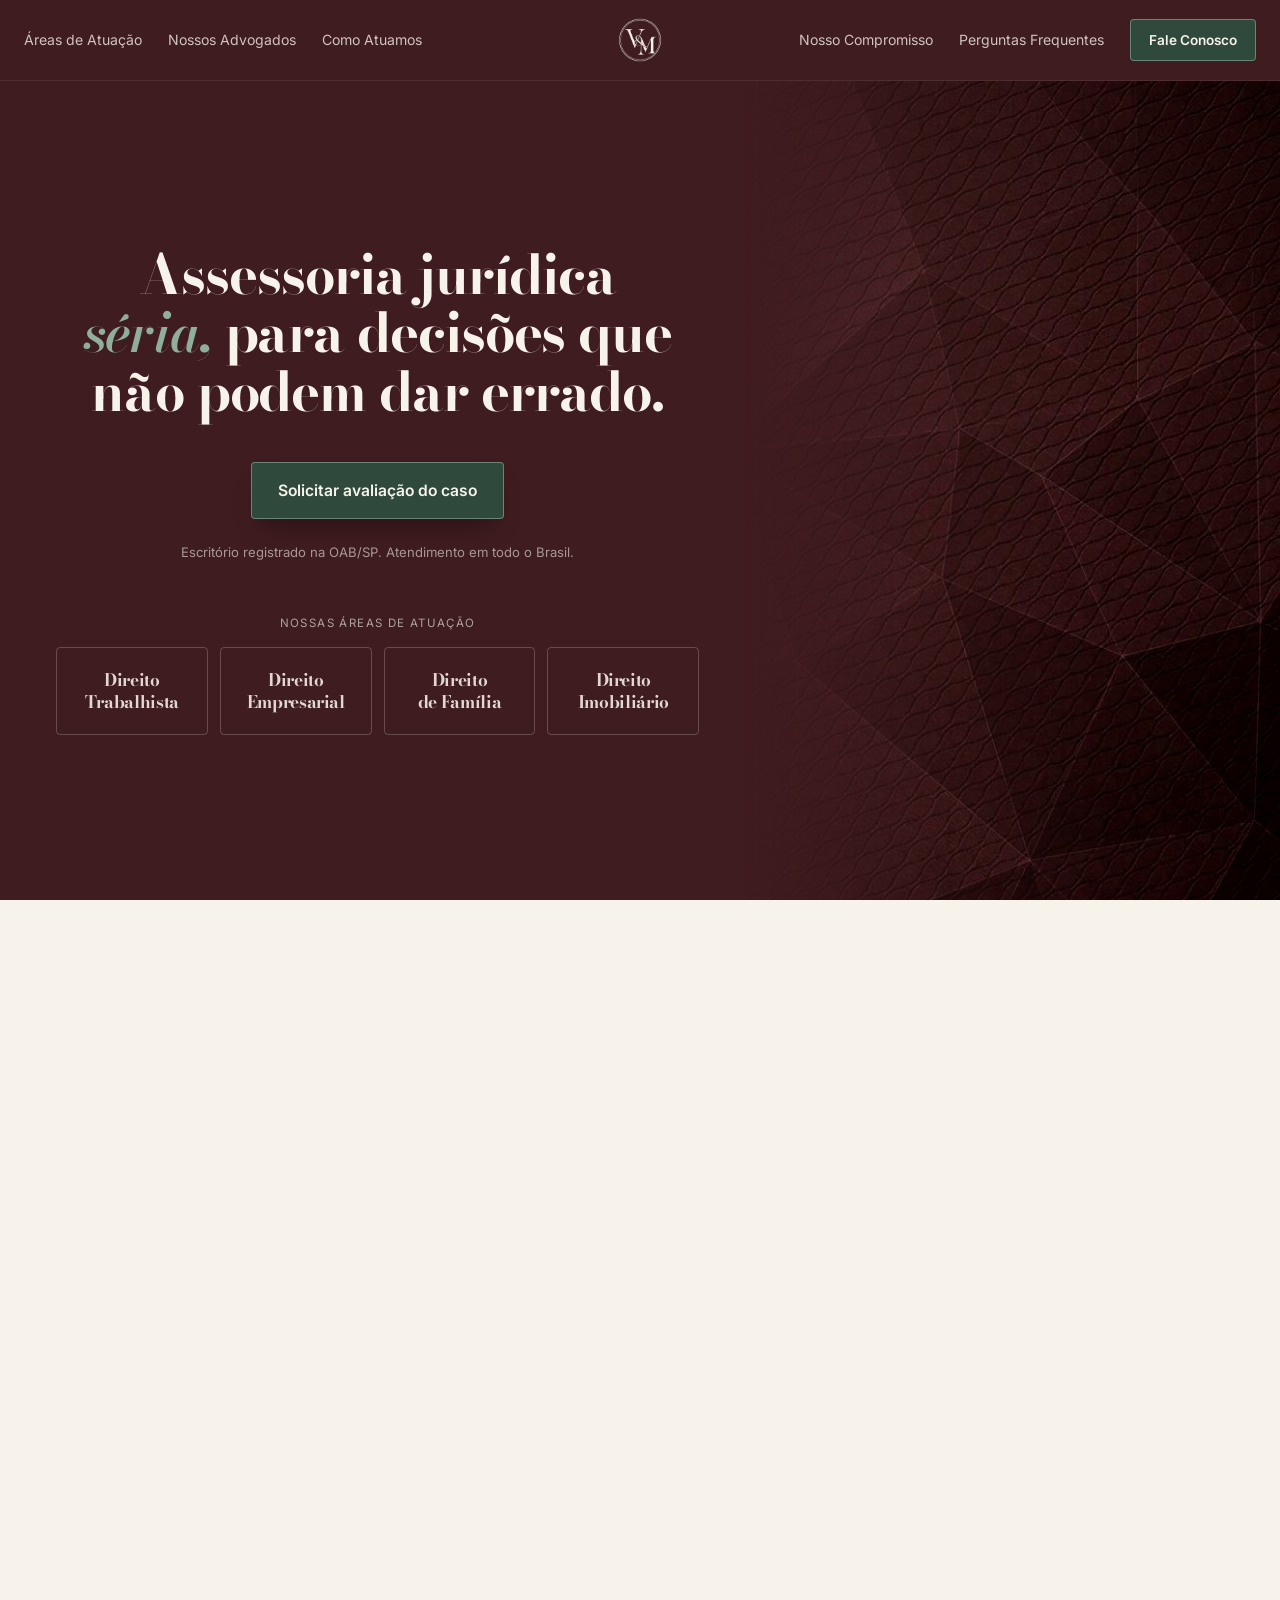
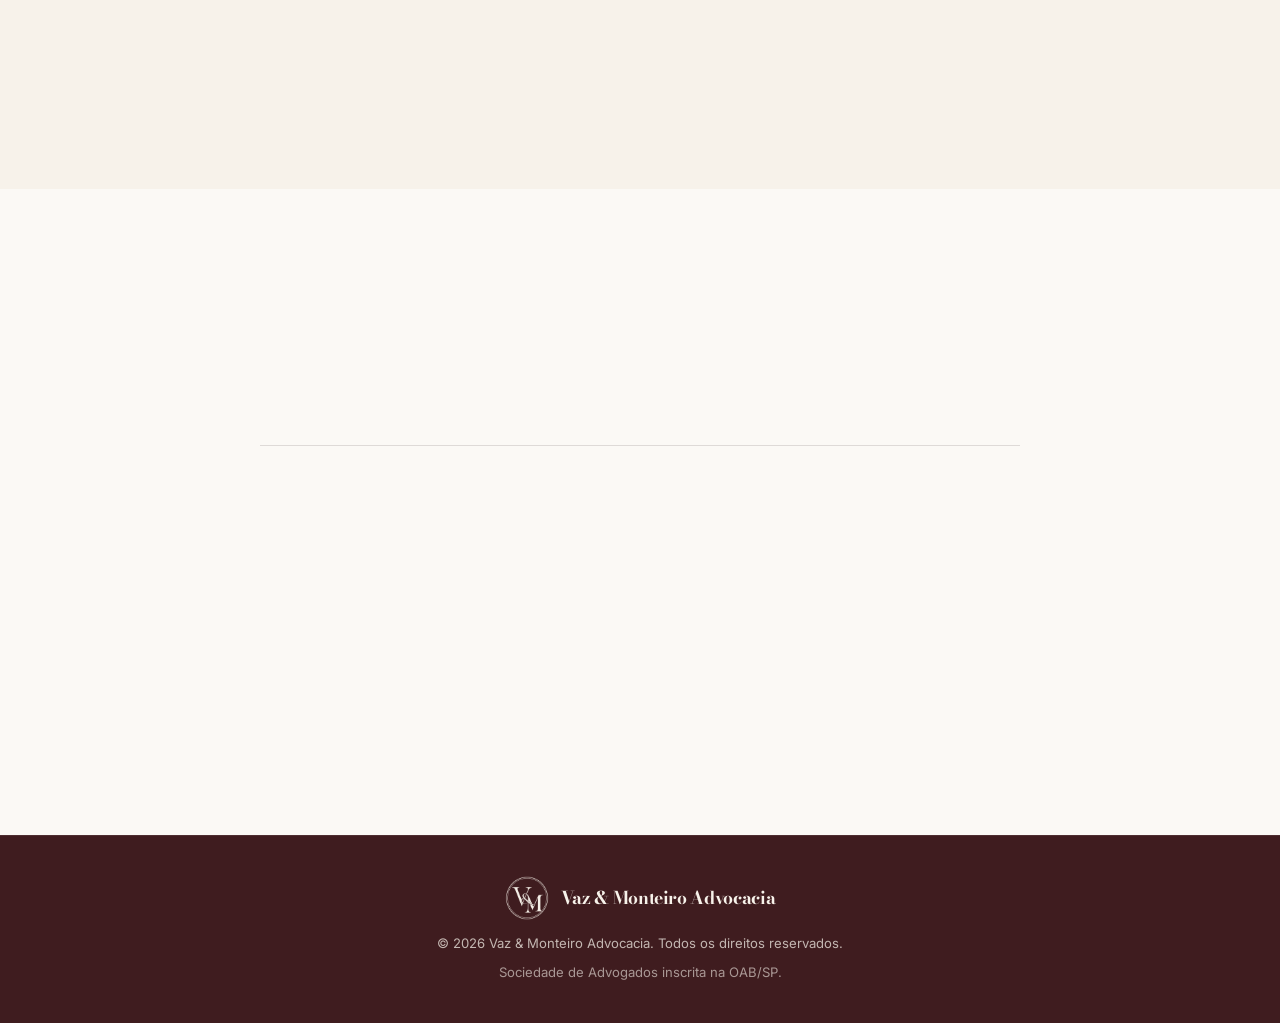
<file: index.html>
<!DOCTYPE html>
<html lang="pt-BR" class="no-js">
<head>
<meta charset="UTF-8">
<meta name="viewport" content="width=device-width, initial-scale=1.0">
<title>Vaz &amp; Monteiro Advocacia | Assessoria jurídica séria</title>
<meta name="description" content="Vaz &amp; Monteiro Advocacia: assessoria jurídica em Direito Trabalhista, Empresarial, de Família e Imobiliário. Honorários transparentes e resposta em até 24 horas.">
<meta name="author" content="Vaz &amp; Monteiro Advocacia">
<meta name="theme-color" content="#3F1C1F">

<meta property="og:type" content="website">
<meta property="og:locale" content="pt_BR">
<meta property="og:site_name" content="Vaz &amp; Monteiro Advocacia">
<meta property="og:title" content="Vaz &amp; Monteiro Advocacia">
<meta property="og:description" content="Assessoria jurídica séria, para decisões que não podem dar errado. Quatro áreas de atuação, um só compromisso.">
<meta property="og:image" content="/assets/img/og-image.png">
<meta property="og:image:width" content="1200">
<meta property="og:image:height" content="630">
<meta name="twitter:card" content="summary_large_image">
<meta name="twitter:title" content="Vaz &amp; Monteiro Advocacia">
<meta name="twitter:description" content="Assessoria jurídica séria, para decisões que não podem dar errado.">
<meta name="twitter:image" content="/assets/img/og-image.png">

<link rel="icon" href="/favicon.ico" sizes="any">
<link rel="icon" type="image/png" sizes="32x32" href="/assets/img/favicon-32.png">
<link rel="icon" type="image/png" sizes="16x16" href="/assets/img/favicon-16.png">
<link rel="apple-touch-icon" href="/assets/img/apple-touch-icon.png">

<link rel="preconnect" href="https://fonts.googleapis.com">
<link rel="preconnect" href="https://fonts.gstatic.com" crossorigin>
<link href="https://fonts.googleapis.com/css2?family=Bodoni+Moda:ital,wght@0,400;0,500;0,600;0,700;1,600&family=Inter:wght@400;500;600&display=swap" rel="stylesheet">
<link rel="stylesheet" href="/assets/css/styles.css">
<script>document.documentElement.className = document.documentElement.className.replace('no-js', 'js');</script>
</head>
<body>

<a class="skip-link" href="#conteudo">Ir para o conteúdo</a>

<div class="page">

  <nav id="topo" aria-label="Navegação principal">
    <button class="burger" id="burger" type="button" aria-label="Abrir menu" aria-expanded="false" aria-controls="navCollapse">
      <span></span><span></span><span></span>
    </button>

    <a class="brand" href="#inicio">
      <img class="brand-mark" src="/assets/img/logo-vm-light.png" alt="Vaz &amp; Monteiro Advocacia" width="44" height="44" decoding="async">
    </a>

    <div class="nav-collapse" id="navCollapse">
      <div class="nav-group nav-group-left">
        <div class="nav-links">
          <a href="#areas">Áreas de Atuação</a>
          <a href="#advogados">Nossos Advogados</a>
          <a href="#atuamos">Como Atuamos</a>
        </div>
      </div>
      <div class="nav-group nav-group-right">
        <div class="nav-links">
          <a href="#compromisso">Nosso Compromisso</a>
          <a href="#duvidas">Perguntas Frequentes</a>
        </div>
        <div class="nav-cta"><a href="#contato" class="nav-cta-btn">Fale Conosco</a></div>
      </div>
    </div>
  </nav>

  <main id="conteudo">

    <header class="hero" id="inicio">
      <div class="hero-texture" aria-hidden="true"></div>
      <div class="hero-inner">
        <h1>Assessoria jurídica <span class="accent">séria,</span> para decisões que não podem dar errado.</h1>
        <div class="hero-ctas">
          <a href="#contato" class="btn-primary">Solicitar avaliação do caso</a>
        </div>
        <p class="hero-trust">Escritório registrado na OAB/SP. Atendimento em todo o Brasil.</p>

        <div class="hero-areas">
          <p class="hero-areas-label">Nossas Áreas de Atuação</p>
          <ul class="hero-areas-grid">
            <li><a href="#areas">Direito Trabalhista</a></li>
            <li><a href="#areas">Direito Empresarial</a></li>
            <li><a href="#areas">Direito de&nbsp;Família</a></li>
            <li><a href="#areas">Direito Imobiliário</a></li>
          </ul>
        </div>
      </div>
    </header>

    <section id="areas" class="on-cream" aria-labelledby="areas-titulo">
      <div class="section-head sr">
        <p class="section-eyebrow">Áreas de Atuação</p>
        <h2 id="areas-titulo">Um <span class="accent-green">especialista</span> para cada tipo de causa.</h2>
      </div>
      <div class="areas-grid">
        <article class="area-card sr">
          <h3>Direito Trabalhista</h3>
          <p class="lawyer">Dr. Ricardo Vaz</p>
          <p>Rescisões, verbas não pagas, assédio moral e processos contra ex-empregadores. Defesa também de empresas em ações trabalhistas.</p>
        </article>
        <article class="area-card sr">
          <h3>Direito Empresarial</h3>
          <p class="lawyer">Dra. Beatriz Monteiro</p>
          <p>Contratos, sociedades, recuperação de crédito e assessoria jurídica contínua para pequenas e médias empresas.</p>
        </article>
        <article class="area-card sr">
          <h3>Direito de Família</h3>
          <p class="lawyer">Dra. Helena Costa</p>
          <p>Divórcios, partilha de bens, guarda e pensão alimentícia, conduzidos com discrição e atenção ao lado humano do processo.</p>
        </article>
        <article class="area-card sr">
          <h3>Direito Imobiliário</h3>
          <p class="lawyer">Dr. Thiago Alves</p>
          <p>Compra e venda de imóveis, regularização de documentação, contratos de locação e disputas possessórias.</p>
        </article>
      </div>
    </section>

    <section id="compromisso" class="on-white" aria-labelledby="compromisso-titulo">
      <div class="section-head sr">
        <p class="section-eyebrow">Nosso Compromisso</p>
        <h2 id="compromisso-titulo">O que garantimos a cada cliente, <span class="accent">sem exceção</span>.</h2>
      </div>
      <ul class="commit-grid">
        <li class="commit sr">
          <span class="mark" aria-hidden="true"></span>
          <div>
            <h3>Transparência de honorários</h3>
            <p>Valores e forma de cobrança definidos antes de qualquer trabalho começar, sem letras miúdas.</p>
          </div>
        </li>
        <li class="commit sr">
          <span class="mark" aria-hidden="true"></span>
          <div>
            <h3>Resposta em até 24 horas</h3>
            <p>Toda mensagem recebida é respondida dentro de um dia útil, mesmo que só para alinhar os próximos passos.</p>
          </div>
        </li>
        <li class="commit sr">
          <span class="mark" aria-hidden="true"></span>
          <div>
            <h3>Sigilo absoluto</h3>
            <p>Cada caso é tratado com o mesmo cuidado de confidencialidade, independente do porte ou valor da causa.</p>
          </div>
        </li>
        <li class="commit sr">
          <span class="mark" aria-hidden="true"></span>
          <div>
            <h3>Advogado responsável, não apenas atendente</h3>
            <p>Quem conversa com você sobre o caso é o mesmo advogado que vai conduzi-lo, do início ao fim.</p>
          </div>
        </li>
      </ul>
    </section>

    <section id="advogados" class="on-cream" aria-labelledby="advogados-titulo">
      <div class="section-head sr">
        <p class="section-eyebrow">Nossos Advogados</p>
        <h2 id="advogados-titulo">Quatro especialistas, <span class="accent">uma só equipe</span>.</h2>
      </div>
      <ul class="lawyers-grid">
        <li class="lawyer-row sr">
          <div>
            <p class="lawyer-name">Dr. Ricardo Vaz</p>
            <p class="lawyer-oab">OAB/SP 148.302 · Sócio-fundador</p>
          </div>
          <p class="lawyer-spec">Direito Trabalhista</p>
        </li>
        <li class="lawyer-row sr">
          <div>
            <p class="lawyer-name">Dra. Beatriz Monteiro</p>
            <p class="lawyer-oab">OAB/SP 152.719 · Sócia-fundadora</p>
          </div>
          <p class="lawyer-spec">Direito Empresarial</p>
        </li>
        <li class="lawyer-row sr">
          <div>
            <p class="lawyer-name">Dra. Helena Costa</p>
            <p class="lawyer-oab">OAB/SP 189.044 · Associada</p>
          </div>
          <p class="lawyer-spec">Direito de Família</p>
        </li>
        <li class="lawyer-row sr">
          <div>
            <p class="lawyer-name">Dr. Thiago Alves</p>
            <p class="lawyer-oab">OAB/SP 201.887 · Associado</p>
          </div>
          <p class="lawyer-spec">Direito Imobiliário</p>
        </li>
      </ul>
    </section>

    <section id="atuamos" class="on-white" aria-labelledby="atuamos-titulo">
      <div class="section-head sr">
        <p class="section-eyebrow">Como Atuamos</p>
        <h2 id="atuamos-titulo">Do primeiro contato à <span class="accent">resolução do caso</span>.</h2>
      </div>
      <ol class="steps">
        <li class="step sr">
          <div>
            <h3>Avaliação inicial</h3>
            <p>Você descreve o caso, e o advogado responsável pela área analisa a viabilidade antes de qualquer compromisso.</p>
          </div>
        </li>
        <li class="step sr">
          <div>
            <h3>Análise jurídica detalhada</h3>
            <p>Levantamento de documentos, prazos e precedentes aplicáveis ao seu caso específico.</p>
          </div>
        </li>
        <li class="step sr">
          <div>
            <h3>Estratégia definida em conjunto</h3>
            <p>Você entende as opções reais disponíveis, com prazos e custos claros, antes de decidir como seguir.</p>
          </div>
        </li>
        <li class="step sr">
          <div>
            <h3>Acompanhamento até o fim</h3>
            <p>Atualizações regulares sobre o andamento, sem precisar cobrar satisfação.</p>
          </div>
        </li>
      </ol>
    </section>

    <section id="contato" class="on-cream" aria-labelledby="contato-titulo">
      <div class="form-box sr">
        <p class="form-eyebrow">Fale Conosco</p>
        <h2 id="contato-titulo" class="serif">Solicite uma avaliação do seu caso.</h2>
        <p class="form-intro">Conte brevemente o que está acontecendo. Um advogado da área correspondente entra em contato.</p>
        <p class="form-success" id="formSuccess" role="status" tabindex="-1">Mensagem pronta. Confirme o envio no WhatsApp que abriu.</p>
        <form class="qform" id="qform" novalidate>
          <div class="field">
            <label for="nome">Seu nome</label>
            <input type="text" id="nome" name="nome" placeholder="Nome completo" autocomplete="name" required>
            <p class="field-error" id="erro-nome" hidden>Informe o seu nome para seguirmos.</p>
          </div>
          <div class="field">
            <label for="area">Área do direito</label>
            <div class="select-wrap">
              <select id="area" name="area" required>
                <option value="" disabled selected>Selecione a área</option>
                <option>Direito Trabalhista</option>
                <option>Direito Empresarial</option>
                <option>Direito de Família</option>
                <option>Direito Imobiliário</option>
                <option>Outra área</option>
              </select>
            </div>
            <p class="field-error" id="erro-area" hidden>Selecione a área do seu caso.</p>
          </div>
          <div class="field">
            <label for="descricao">Breve descrição do caso</label>
            <textarea id="descricao" name="descricao" rows="4" placeholder="Conte o que está acontecendo, em poucas linhas" required></textarea>
            <p class="field-error" id="erro-descricao" hidden>Escreva algumas linhas sobre o caso.</p>
          </div>
          <button type="submit">Solicitar avaliação do caso</button>
        </form>
        <p class="form-note">Sigilo garantido. A conversa inicial não gera nenhum custo.</p>
      </div>
    </section>

    <section id="duvidas" class="on-white" aria-labelledby="duvidas-titulo">
      <div class="section-head sr">
        <p class="section-eyebrow">Perguntas Frequentes</p>
        <h2 id="duvidas-titulo">Antes de solicitar sua avaliação.</h2>
      </div>
      <div class="faq-list">
        <details class="sr" name="faq">
          <summary>A primeira conversa tem algum custo?</summary>
          <p>Não. A avaliação inicial do caso é gratuita e serve para entender se e como podemos ajudar.</p>
        </details>
        <details class="sr" name="faq">
          <summary>Como funciona a cobrança de honorários?</summary>
          <p>Varia por área e complexidade do caso, e é sempre apresentada por escrito antes de qualquer contrato ser assinado.</p>
        </details>
        <details class="sr" name="faq">
          <summary>Vocês atendem casos fora de São Paulo?</summary>
          <p>Sim, atendemos clientes de todo o Brasil, com reuniões por vídeo quando necessário.</p>
        </details>
        <details class="sr" name="faq">
          <summary>Quanto tempo leva para receber um retorno?</summary>
          <p>Até 24 horas úteis após o envio da sua mensagem.</p>
        </details>
        <details class="sr" name="faq">
          <summary>Meu caso é sigiloso?</summary>
          <p>Sim. Sigilo profissional é obrigação ética da advocacia, e tratamos cada caso com essa seriedade desde o primeiro contato.</p>
        </details>
      </div>
    </section>

  </main>

  <footer>
    <div class="brand">
      <img class="brand-mark" src="/assets/img/logo-vm-light.png" alt="" width="44" height="44" loading="lazy" decoding="async">
      <span>Vaz &amp; Monteiro Advocacia</span>
    </div>
    <p>© <span id="ano">2026</span> Vaz &amp; Monteiro Advocacia. Todos os direitos reservados.</p>
    <p class="oab">Sociedade de Advogados inscrita na OAB/SP.</p>
  </footer>

</div>

<script src="/assets/js/main.js" defer></script>
<script type="application/ld+json">
{
  "@context": "https://schema.org",
  "@type": "LegalService",
  "name": "Vaz & Monteiro Advocacia",
  "description": "Sociedade de advogados com atuação em Direito Trabalhista, Empresarial, de Família e Imobiliário.",
  "areaServed": "BR",
  "knowsLanguage": "pt-BR",
  "logo": "/assets/img/logo-vm.png"
}
</script>

</body>
</html>
</file>
<file: assets/css/styles.css>
/* ==========================================================================
   Vaz & Monteiro Advocacia
   Folha de estilo única, mobile-first, com container queries no wrapper .page
   --------------------------------------------------------------------------
   1. Tokens              6. Hero                11. Como atuamos
   2. Reset e base        7. Seções (comum)      12. Formulário
   3. Acessibilidade      8. Áreas de atuação    13. Perguntas frequentes
   4. Scroll reveal       9. Nosso compromisso   14. Rodapé
   5. Navegação          10. Nossos advogados    15. Menos movimento
   ========================================================================== */

/* --------------------------------------------------------------------------
   1. Tokens
   -------------------------------------------------------------------------- */
:root{
  --wine:#5C2A2E;
  --wine-dark:#3F1C1F;
  --green:#2F4A3C;
  --green-light:#8FAE9C;
  --cream:#F7F2EA;
  --white:#FBF9F5;
  --ink:#2A211D;
  --muted:#6E6058;
  --font-serif:'Bodoni Moda','Times New Roman',serif;
  --font-sans:'Inter',system-ui,-apple-system,'Segoe UI',sans-serif;
  --border:rgba(42,33,29,0.14);
  --hover-tint:rgba(42,33,29,0.035);
  --nav-h:81px;   /* 18 + 44 + 18 + 1 de borda, sem texto que possa quebrar */
}

/* --------------------------------------------------------------------------
   2. Reset e base
   -------------------------------------------------------------------------- */
*{box-sizing:border-box;margin:0;padding:0;}
html{scroll-behavior:smooth;-webkit-text-size-adjust:100%;}
body{
  font-family:var(--font-sans);
  color:var(--ink);
  background:var(--cream);
  line-height:1.5;
  -webkit-font-smoothing:antialiased;
}
h1,h2,h3,.serif{font-family:var(--font-serif);font-weight:700;letter-spacing:-0.02em;text-wrap:balance;}
p{text-wrap:pretty;}
a{color:inherit;text-decoration:none;}
img{display:block;max-width:100%;height:auto;}
button{font-family:inherit;cursor:pointer;border:none;background:none;color:inherit;}
ul,ol{list-style:none;}

/* --------------------------------------------------------------------------
   3. Acessibilidade
   -------------------------------------------------------------------------- */
:focus-visible{outline:2px solid var(--green);outline-offset:3px;border-radius:2px;}
nav :focus-visible,
.hero :focus-visible,
.form-box :focus-visible,
footer :focus-visible{outline-color:var(--green-light);}

.skip-link{
  position:absolute;left:16px;top:-120px;z-index:100;
  background:var(--cream);color:var(--wine-dark);
  padding:12px 18px;border-radius:4px;
  font-size:0.9rem;font-weight:600;
  box-shadow:0 12px 26px -12px rgba(0,0,0,0.45);
  transition:top .2s ease;
}
.skip-link:focus{top:14px;}

/* --------------------------------------------------------------------------
   4. Scroll reveal, item por item
   Cada item é observado individualmente pelo IntersectionObserver e recebe
   um atraso próprio, para a lista entrar em cascata e não em bloco.
   -------------------------------------------------------------------------- */
.page{container-type:inline-size;container-name:page;}

.js .sr{opacity:0;translate:0 18px;transition:opacity .6s ease, translate .6s ease;}
.js .sr.is-visible{opacity:1;translate:0 0;}

.areas-grid .area-card:nth-child(1),
.commit-grid .commit:nth-child(1),
.lawyers-grid .lawyer-row:nth-child(1),
.steps .step:nth-child(1),
.faq-list details:nth-child(1){transition-delay:0s;}

.areas-grid .area-card:nth-child(2),
.commit-grid .commit:nth-child(2),
.lawyers-grid .lawyer-row:nth-child(2),
.steps .step:nth-child(2),
.faq-list details:nth-child(2){transition-delay:.1s;}

.areas-grid .area-card:nth-child(3),
.commit-grid .commit:nth-child(3),
.lawyers-grid .lawyer-row:nth-child(3),
.steps .step:nth-child(3),
.faq-list details:nth-child(3){transition-delay:.2s;}

.areas-grid .area-card:nth-child(4),
.commit-grid .commit:nth-child(4),
.lawyers-grid .lawyer-row:nth-child(4),
.steps .step:nth-child(4),
.faq-list details:nth-child(4){transition-delay:.3s;}

.faq-list details:nth-child(5){transition-delay:.4s;}

/* o atraso vale só na entrada: ao sair da tela o item some sem espera */
.js .sr:not(.is-visible){transition-delay:0s;}

/* --------------------------------------------------------------------------
   5. Navegação
   -------------------------------------------------------------------------- */
nav{
  display:grid;grid-template-columns:1fr auto 1fr;align-items:center;gap:16px;
  padding:18px 24px;
  background:var(--wine-dark);
  border-bottom:1px solid rgba(255,255,255,0.08);
  position:sticky;top:0;z-index:50;
}
/* hambúrguer à esquerda, monograma exatamente ao centro da barra */
nav .burger{grid-row:1;grid-column:1;justify-self:start;}
nav .brand{grid-row:1;grid-column:2;justify-self:center;}
.brand{
  display:flex;align-items:center;gap:12px;
  font-family:var(--font-serif);font-weight:700;letter-spacing:-0.02em;font-size:1.18rem;
  color:var(--cream);
  transition:opacity .2s ease;
}
nav .brand:hover{opacity:0.82;}
.brand-mark{width:44px;height:44px;flex-shrink:0;}
nav .brand,nav .burger{position:relative;z-index:2;}

/* véu sobre a página enquanto o menu mobile está aberto */
nav::after{
  content:"";
  position:absolute;top:100%;left:0;right:0;height:100vh;z-index:1;
  background:rgba(18,7,9,0.5);
  opacity:0;visibility:hidden;
  transition:opacity .3s ease, visibility 0s linear .3s;
}
nav:has(.nav-collapse.is-open)::after{
  opacity:1;visibility:visible;
  transition:opacity .3s ease, visibility 0s;
}

.nav-collapse{
  position:absolute;top:100%;left:0;right:0;
  background:var(--wine-dark);
  border-bottom:1px solid rgba(255,255,255,0.08);
  box-shadow:0 22px 34px -24px rgba(0,0,0,0.8);
  padding:0 24px;
  z-index:2;
  max-height:0;opacity:0;visibility:hidden;overflow:hidden;
  transition:max-height .34s ease, opacity .24s ease, padding .34s ease, visibility 0s linear .34s;
}
.nav-collapse.is-open{
  max-height:min(76vh,460px);opacity:1;visibility:visible;overflow-y:auto;
  padding:6px 24px 22px;
  transition:max-height .34s ease, opacity .24s ease, padding .34s ease, visibility 0s;
}
.nav-links{display:flex;flex-direction:column;font-size:0.95rem;color:rgba(247,242,234,0.78);}
.nav-links a{position:relative;align-self:flex-start;padding:13px 0 12px;transition:color .2s ease;}
.nav-links a::after{
  content:"";position:absolute;left:0;bottom:8px;
  width:0;height:1px;background:var(--cream);
  transition:width .25s ease;
}
.nav-links a:hover,.nav-links a:focus-visible{color:var(--cream);}
.nav-links a:hover::after{width:100%;}
.nav-group-right{margin-top:0;}
.nav-cta{margin-top:14px;}
.nav-cta-btn{
  display:block;text-align:center;
  background:var(--green);color:var(--cream);
  border:1px solid rgba(143,174,156,0.6);
  padding:13px 18px;border-radius:4px;
  font-size:0.9rem;font-weight:600;
  transition:opacity .2s ease, transform .2s ease;
}
.nav-cta-btn:hover{opacity:0.88;transform:translateY(-1px);}

.burger{
  display:flex;flex-direction:column;align-items:center;justify-content:center;gap:5px;
  width:44px;height:44px;flex-shrink:0;border-radius:4px;
}
.burger span{
  width:22px;height:2px;background:var(--cream);display:block;border-radius:2px;
  transition:transform .28s ease, opacity .2s ease;
}
.burger[aria-expanded="true"] span:nth-child(1){transform:translateY(7px) rotate(45deg);}
.burger[aria-expanded="true"] span:nth-child(2){opacity:0;}
.burger[aria-expanded="true"] span:nth-child(3){transform:translateY(-7px) rotate(-45deg);}

@container page (min-width:1100px){
  /* o painel deixa de existir como caixa: os dois grupos viram itens da grade */
  .nav-collapse{
    display:contents;position:static;
    background:none;border:none;box-shadow:none;padding:0;
    max-height:none;opacity:1;visibility:visible;overflow:visible;transition:none;
  }
  .nav-group-left{grid-row:1;grid-column:1;justify-self:start;}
  .nav-group-right{grid-row:1;grid-column:3;justify-self:end;display:flex;align-items:center;gap:26px;}
  .nav-links{flex-direction:row;gap:26px;font-size:0.88rem;}
  .nav-links a{padding:2px 0;align-self:auto;}
  .nav-links a::after{bottom:0;}
  .nav-cta{margin-top:0;}
  .nav-cta-btn{padding:10px 18px;font-size:0.85rem;}
  .burger{display:none;}
  nav::after{display:none;}
}

/* --------------------------------------------------------------------------
   6. Hero
   -------------------------------------------------------------------------- */
.hero{
  position:relative;
  overflow:hidden;
  display:flex;align-items:center;justify-content:center;
  /* a barra fica no fluxo, então o hero ocupa o resto da tela: a seção
     seguinte nunca aparece por baixo na carga inicial */
  min-height:calc(100vh - var(--nav-h));
  min-height:calc(100dvh - var(--nav-h));
  background:var(--wine-dark);
  padding:44px 22px;
  color:var(--cream);
  text-align:center;
}

/* Textura decorativa. Mobile: faixa na parte de baixo, com o mask apagando a
   borda de cima, então a fusão com o fundo sólido é um degradê, nunca uma
   linha dura. O topo da imagem tem a mesma luminância do fundo (#3F1C1F),
   por isso o background-position fica sempre no topo. */
.hero-texture{
  position:absolute;
  left:0;right:0;bottom:0;
  height:85%;
  z-index:0;
  background-image:url('/assets/img/hero-texture.jpg');
  background-size:cover;
  background-position:top center;
  background-repeat:no-repeat;
  filter:brightness(1.22) contrast(1.16) saturate(1.05);
  -webkit-mask-image:linear-gradient(to bottom,
    transparent 0%,
    transparent 36%,
    rgba(0,0,0,0.45) 42%,
    rgba(0,0,0,0.75) 60%,
    rgba(0,0,0,0.93) 82%,
    #000 100%);
  mask-image:linear-gradient(to bottom,
    transparent 0%,
    transparent 36%,
    rgba(0,0,0,0.45) 42%,
    rgba(0,0,0,0.75) 60%,
    rgba(0,0,0,0.93) 82%,
    #000 100%);
  pointer-events:none;
}

.hero-inner{position:relative;z-index:1;width:100%;max-width:640px;margin:0 auto;}
.hero h1{font-size:2.45rem;line-height:1.1;font-weight:700;}
.hero .accent{color:var(--green-light);font-style:italic;font-weight:600;}
.hero-ctas{margin-top:36px;display:flex;flex-direction:column;gap:14px;align-items:center;}
.hero-ctas > a{width:100%;max-width:340px;}
.btn-primary{
  display:block;text-align:center;
  background:var(--green);color:var(--cream);
  border:1px solid rgba(143,174,156,0.6);
  padding:14px 24px;border-radius:4px;
  font-size:0.95rem;font-weight:600;
  box-shadow:0 14px 28px -12px rgba(0,0,0,0.45);
  transition:opacity .2s ease, transform .2s ease, box-shadow .2s ease;
}
.btn-primary:hover{opacity:0.92;transform:translateY(-2px);box-shadow:0 18px 32px -12px rgba(0,0,0,0.55);}
.btn-secondary{
  display:block;text-align:center;
  border:1.5px solid rgba(247,242,234,0.4);color:var(--cream);
  padding:14px 24px;border-radius:4px;
  font-size:0.95rem;font-weight:500;
  transition:border-color .2s ease, background .2s ease, transform .2s ease;
}
.btn-secondary:hover{border-color:var(--cream);background:rgba(247,242,234,0.08);transform:translateY(-2px);}
.hero-trust{margin-top:18px;font-size:0.78rem;line-height:1.5;color:rgba(247,242,234,0.58);}

.hero-areas{
  margin-top:44px;
}
.hero-areas-label{
  font-size:0.7rem;letter-spacing:0.12em;text-transform:uppercase;
  color:rgba(247,242,234,0.62);
  margin-bottom:16px;
}
.hero-areas-grid{
  display:grid;grid-template-columns:repeat(2,1fr);
  align-items:stretch;
  gap:12px;
}
.hero-areas-grid li{display:flex;}
/* cartão de altura fixa com o texto centrado nos dois eixos: é o que mantém
   os quatro alinhados mesmo quando um nome quebra em duas linhas e outro não */
.hero-areas-grid a{
  position:relative;
  display:flex;align-items:center;justify-content:center;
  width:100%;min-height:88px;
  padding:14px 10px;
  border:1px solid rgba(247,242,234,0.22);
  border-radius:4px;
  font-family:var(--font-serif);
  font-size:1.14rem;font-weight:700;letter-spacing:-0.02em;line-height:1.28;
  color:rgba(247,242,234,0.88);
  transition:color .25s ease, border-color .25s ease, background-color .25s ease;
}
/* marca decorativa no topo, escondida até o hover */
.hero-areas-grid a::before{
  content:"";
  position:absolute;top:-1px;left:50%;
  width:26px;height:2px;margin-left:-13px;
  background:var(--green-light);
  opacity:0;
  transition:opacity .3s ease;
}
.hero-areas-grid a:hover,.hero-areas-grid a:focus-visible{
  color:var(--cream);
  border-color:var(--green-light);
  background-color:rgba(247,242,234,0.04);
}
.hero-areas-grid a:hover::before,.hero-areas-grid a:focus-visible::before{opacity:1;}

/* --------------------------------------------------------------------------
   7. Estrutura comum das seções
   -------------------------------------------------------------------------- */
section{padding:60px 24px;scroll-margin-top:calc(var(--nav-h) + 6px);}
.section-head{max-width:34ch;margin:0 auto 40px;text-align:center;}
.section-eyebrow{
  font-size:0.78rem;letter-spacing:0.08em;text-transform:uppercase;
  color:var(--muted);margin-bottom:12px;
}
.section-head h2{font-size:1.9rem;font-weight:700;line-height:1.25;color:var(--ink);}
.section-head h2 .accent{color:var(--wine);}
.section-head h2 .accent-green{color:var(--green);}
.on-white{background:var(--white);}
.on-cream{background:var(--cream);}

@container page (min-width:900px){
  section{padding:84px 56px;}
  .section-head{max-width:52ch;margin-bottom:48px;}
  .section-head h2{font-size:2.35rem;}
  /* o texto recua para a esquerda para abrir espaço ao painel de textura */
  .hero{padding:96px calc(56px + 41%) 96px 56px;}
  /* 700px é o mínimo para os quatro itens da faixa caberem em uma linha
     com o corpo novo; o título continua quebrando em 3 linhas */
  .hero-inner{max-width:700px;}
  .hero h1{font-size:3.4rem;line-height:1.08;}
    .hero-ctas{margin-top:40px;}
  .btn-primary{padding:16px 26px;font-size:0.98rem;}
  .hero-trust{margin-top:24px;font-size:0.82rem;}
  .hero-areas{margin-top:52px;}
  .hero-areas-label{font-size:0.72rem;margin-bottom:15px;}
  .hero-areas-grid a{font-size:1.08rem;padding:14px 12px;}
  .hero-ctas{flex-direction:row;justify-content:center;gap:16px;}
  .hero-ctas > a{width:auto;}
  .hero-areas-grid{grid-template-columns:repeat(4,1fr);gap:12px;}
  .hero-areas{margin-top:52px;}

  /* painel lateral: nítido na borda direita, apagando antes de chegar ao texto */
  .hero-texture{
    top:0;bottom:0;right:0;left:auto;
    width:58%;height:auto;
    background-position:top right;
    -webkit-mask-image:linear-gradient(to left,
      #000 0%,
      rgba(0,0,0,0.95) 22%,
      rgba(0,0,0,0.68) 45%,
      rgba(0,0,0,0.2) 62%,
      transparent 72%);
    mask-image:linear-gradient(to left,
      #000 0%,
      rgba(0,0,0,0.95) 22%,
      rgba(0,0,0,0.68) 45%,
      rgba(0,0,0,0.2) 62%,
      transparent 72%);
  }
}

/* --------------------------------------------------------------------------
   8. Áreas de atuação
   -------------------------------------------------------------------------- */
.areas-grid{display:flex;flex-direction:column;gap:18px;max-width:1000px;margin:0 auto;}
.area-card{
  background:var(--white);
  border:1px solid var(--border);
  border-top:3px solid transparent;
  border-radius:6px;padding:26px;
  transition:border-top-color .25s ease, transform .25s ease, box-shadow .25s ease;
}
.js .area-card{
  transition:opacity .6s ease, translate .45s ease,
             transform .25s ease, border-top-color .3s ease, box-shadow .3s ease;
}
.area-card.is-visible,.area-card:hover{border-top-color:var(--wine);}
.area-card:hover{transform:translateY(-3px);box-shadow:0 18px 34px -18px rgba(42,33,29,0.28);}
.area-card h3{font-size:1.3rem;font-weight:700;line-height:1.25;margin-bottom:6px;}
.area-card .lawyer{font-size:0.85rem;color:var(--wine);font-weight:600;margin-bottom:10px;}
.area-card p{font-size:0.93rem;color:var(--muted);line-height:1.55;}

@container page (min-width:820px){
  .areas-grid{flex-direction:row;flex-wrap:wrap;}
  .area-card{flex:1 1 calc(50% - 18px);}
}

/* --------------------------------------------------------------------------
   9. Nosso compromisso
   -------------------------------------------------------------------------- */
.commit-grid{display:flex;flex-direction:column;max-width:900px;margin:0 auto;}
.commit{
  display:flex;gap:18px;
  padding:24px 4px;
  border-top:1px solid var(--border);
  transition:background .22s ease, padding-left .22s ease;
}
.js .commit{
  transition:opacity .6s ease, translate .5s ease,
             background .22s ease, padding-left .22s ease;
}
.commit:last-child{border-bottom:1px solid var(--border);}
.commit.is-visible{background:rgba(42,33,29,0.022);}
.commit:hover{background:rgba(42,33,29,0.055);padding-left:14px;}
.commit .mark{width:7px;height:7px;border-radius:50%;background:var(--wine);margin-top:9px;flex-shrink:0;}
.commit h3{font-size:1.18rem;font-weight:700;line-height:1.3;margin-bottom:5px;}
.commit p{font-size:0.92rem;color:var(--muted);line-height:1.55;max-width:52ch;}

/* --------------------------------------------------------------------------
   10. Nossos advogados
   -------------------------------------------------------------------------- */
.lawyers-grid{display:flex;flex-direction:column;max-width:380px;margin:0 auto;}
.lawyer-row{
  /* texto alinhado à esquerda dentro de uma coluna fixa; a coluna é que
     fica centralizada, então os quatro nomes começam no mesmo x */
  display:block;
  text-align:left;
  padding:24px 6px;
  border-top:1px solid var(--border);
  transition:background .22s ease;
}
.js .lawyer-row{
  transition:opacity .6s ease, translate .5s ease, background .22s ease;
}
.lawyer-row:last-child{border-bottom:1px solid var(--border);}
.lawyer-row:hover{background:var(--hover-tint);}
.lawyer-name{font-family:var(--font-serif);font-size:1.3rem;font-weight:700;letter-spacing:-0.02em;line-height:1.25;}
.lawyer-oab{font-size:0.78rem;color:var(--muted);margin-top:4px;}
.lawyer-spec{font-size:0.88rem;color:var(--wine);font-weight:600;margin-top:8px;}

/* --------------------------------------------------------------------------
   11. Como atuamos
   -------------------------------------------------------------------------- */
.steps{display:flex;flex-direction:column;max-width:900px;margin:0 auto;}
.step{
  display:block;
  padding:24px 14px;
  border-top:1px solid var(--border);
  transition:background .22s ease, padding-left .22s ease;
}
.js .step{
  transition:opacity .6s ease, translate .5s ease,
             background .22s ease, padding-left .22s ease;
}
.step:last-child{border-bottom:1px solid var(--border);}
/* listras fixas: a separação entre as etapas não depende de hover nem de
   scroll, está sempre visível */
.steps .step:nth-child(odd){background-color:rgba(42,33,29,0.03);}
/* o hover soma uma camada por cima, então rende o mesmo realce nas duas
   listras, a clara e a escura */
.step:hover{
  background-image:linear-gradient(rgba(42,33,29,0.03),rgba(42,33,29,0.03));
  padding-left:20px;
}
.step h3{font-size:1.18rem;font-weight:700;line-height:1.3;margin-bottom:5px;}
.step p{font-size:0.92rem;color:var(--muted);line-height:1.55;max-width:50ch;}

/* --------------------------------------------------------------------------
   12. Formulário qualificador
   -------------------------------------------------------------------------- */
.form-box{
  background:var(--wine-dark);
  border-radius:8px;
  padding:36px 26px;
  max-width:640px;margin:0 auto;
  color:var(--cream);
  box-shadow:0 30px 60px -34px rgba(42,33,29,0.55);
}
.form-eyebrow{
  font-size:0.78rem;letter-spacing:0.08em;text-transform:uppercase;
  color:rgba(247,242,234,0.62);margin-bottom:10px;text-align:center;
}
.form-box h2{font-size:1.7rem;font-weight:700;line-height:1.28;text-align:center;margin-bottom:10px;}
.form-intro{
  text-align:center;font-size:0.92rem;line-height:1.6;
  color:rgba(247,242,234,0.78);
  margin:0 auto 28px;max-width:42ch;
}
.qform{display:flex;flex-direction:column;gap:14px;}
.qform label{display:block;font-size:0.8rem;color:rgba(247,242,234,0.75);margin-bottom:5px;}
.qform input,.qform select,.qform textarea{
  width:100%;
  padding:14px 16px;
  border-radius:5px;
  border:1.5px solid rgba(247,242,234,0.38);
  background:rgba(247,242,234,0.06);
  color:var(--cream);
  font-size:1rem;font-family:inherit;
  transition:border-color .2s ease, box-shadow .2s ease, background .2s ease;
}
.qform input:hover,.qform select:hover,.qform textarea:hover{border-color:rgba(247,242,234,0.62);}
.qform input::placeholder,.qform textarea::placeholder{color:rgba(247,242,234,0.55);}
.qform input:focus,.qform select:focus,.qform textarea:focus{
  outline:none;
  border-color:var(--green-light);
  background:rgba(247,242,234,0.1);
  box-shadow:0 0 0 3px rgba(143,174,156,0.22);
}
.select-wrap{position:relative;}
.select-wrap::after{
  content:"";position:absolute;right:18px;top:50%;
  width:9px;height:9px;margin-top:-6px;
  border-right:1.5px solid rgba(247,242,234,0.75);
  border-bottom:1.5px solid rgba(247,242,234,0.75);
  transform:rotate(45deg);
  pointer-events:none;
}
.qform select{appearance:none;-webkit-appearance:none;padding-right:46px;}
.qform select option{color:var(--ink);background:var(--white);}
.qform textarea{resize:vertical;min-height:110px;line-height:1.55;}
.qform button{
  background:var(--green);color:var(--cream);
  border:1px solid rgba(143,174,156,0.6);
  padding:15px 20px;border-radius:5px;
  font-weight:600;font-size:0.95rem;margin-top:4px;
  transition:opacity .2s ease, transform .2s ease;
}
.qform button:hover{opacity:0.9;transform:translateY(-1px);}
.field-error{font-size:0.78rem;color:#E8B4A6;margin-top:6px;}
.qform [aria-invalid="true"]{border-color:#E8B4A6;}
.form-success{
  display:none;
  text-align:center;font-size:0.94rem;line-height:1.6;color:#B9D0C2;
  border:1px solid rgba(185,208,194,0.35);border-radius:6px;
  padding:16px 18px;margin-bottom:20px;
}
.form-success.is-shown{display:block;}
.form-note{text-align:center;font-size:0.78rem;color:rgba(247,242,234,0.6);margin-top:16px;}

/* --------------------------------------------------------------------------
   13. Perguntas frequentes
   -------------------------------------------------------------------------- */
.faq-list{border-top:1px solid var(--border);max-width:760px;margin:0 auto;}
.faq-list details{border-bottom:1px solid var(--border);padding:18px 4px;}
.faq-list summary{
  list-style:none;
  display:flex;justify-content:space-between;align-items:center;gap:16px;
  font-weight:500;font-size:0.98rem;line-height:1.45;
  color:var(--ink);cursor:pointer;
  transition:color .2s ease;
}
.faq-list summary::-webkit-details-marker{display:none;}
.faq-list summary::after{
  content:"+";
  font-family:var(--font-serif);
  font-size:1.5rem;line-height:1;color:var(--wine);
  flex-shrink:0;
  transition:transform .25s ease;
}
.faq-list details[open] summary::after{transform:rotate(45deg);}
.faq-list summary:hover{color:var(--wine);}
.faq-list details p{
  margin-top:12px;
  font-size:0.92rem;color:var(--muted);line-height:1.6;max-width:56ch;
  animation:faq-in .28s ease;
}
@keyframes faq-in{
  from{opacity:0;transform:translateY(-4px);}
  to{opacity:1;transform:translateY(0);}
}

/* --------------------------------------------------------------------------
   14. Rodapé
   -------------------------------------------------------------------------- */
footer{
  background:var(--wine-dark);
  color:rgba(247,242,234,0.72);
  padding:40px 24px;
  font-size:0.82rem;line-height:1.7;
  border-top:1px solid rgba(255,255,255,0.08);
  text-align:center;
}
footer .brand{justify-content:center;color:var(--cream);font-size:1.1rem;margin-bottom:12px;}
footer .brand-mark{width:44px;height:44px;}
footer .oab{margin-top:6px;color:rgba(247,242,234,0.58);}

/* --------------------------------------------------------------------------
   15. Preferência por menos movimento
   -------------------------------------------------------------------------- */
@media (prefers-reduced-motion:reduce){
  html{scroll-behavior:auto;}
  .js .sr,.js .sr.is-visible{opacity:1;translate:none;}
  *,*::before,*::after{
    transition-duration:0.01ms !important;
    transition-delay:0s !important;
    animation-duration:0.01ms !important;
    animation-iteration-count:1 !important;
    scroll-behavior:auto !important;
  }
}
</file>
